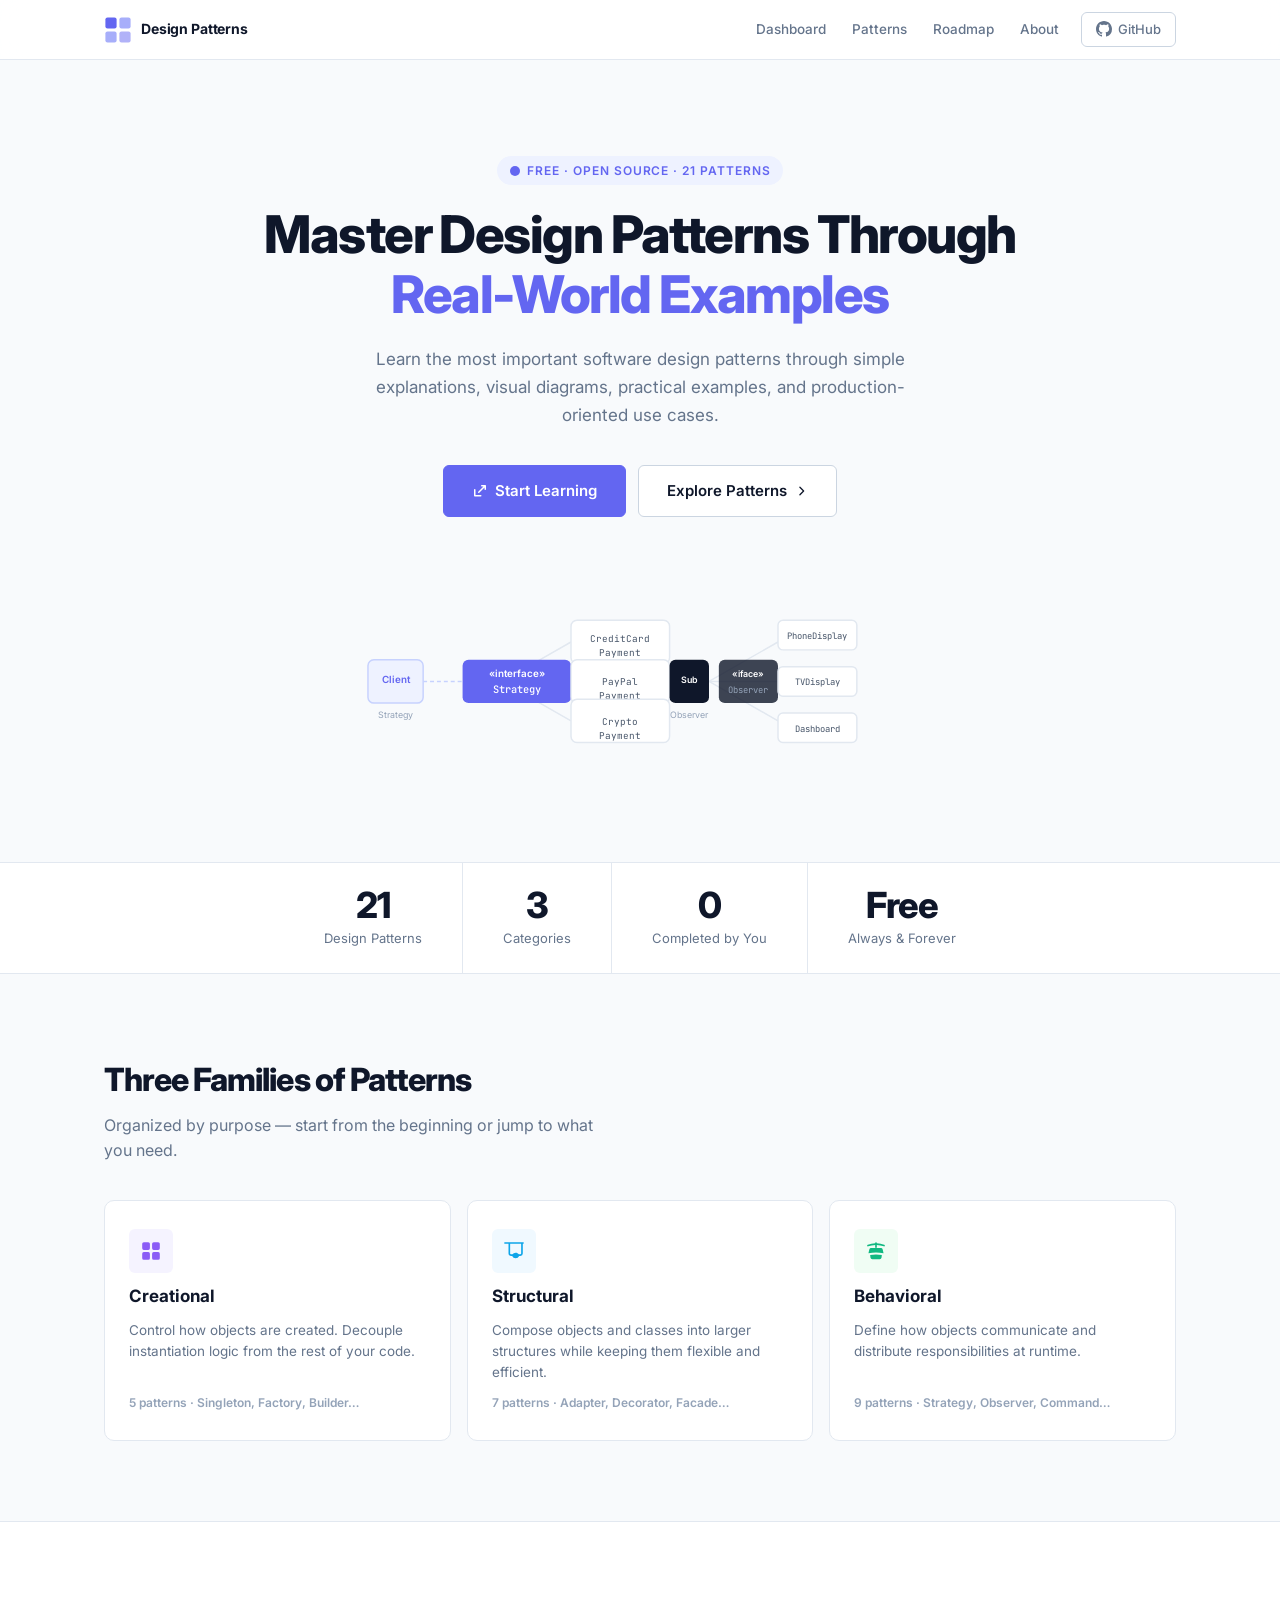
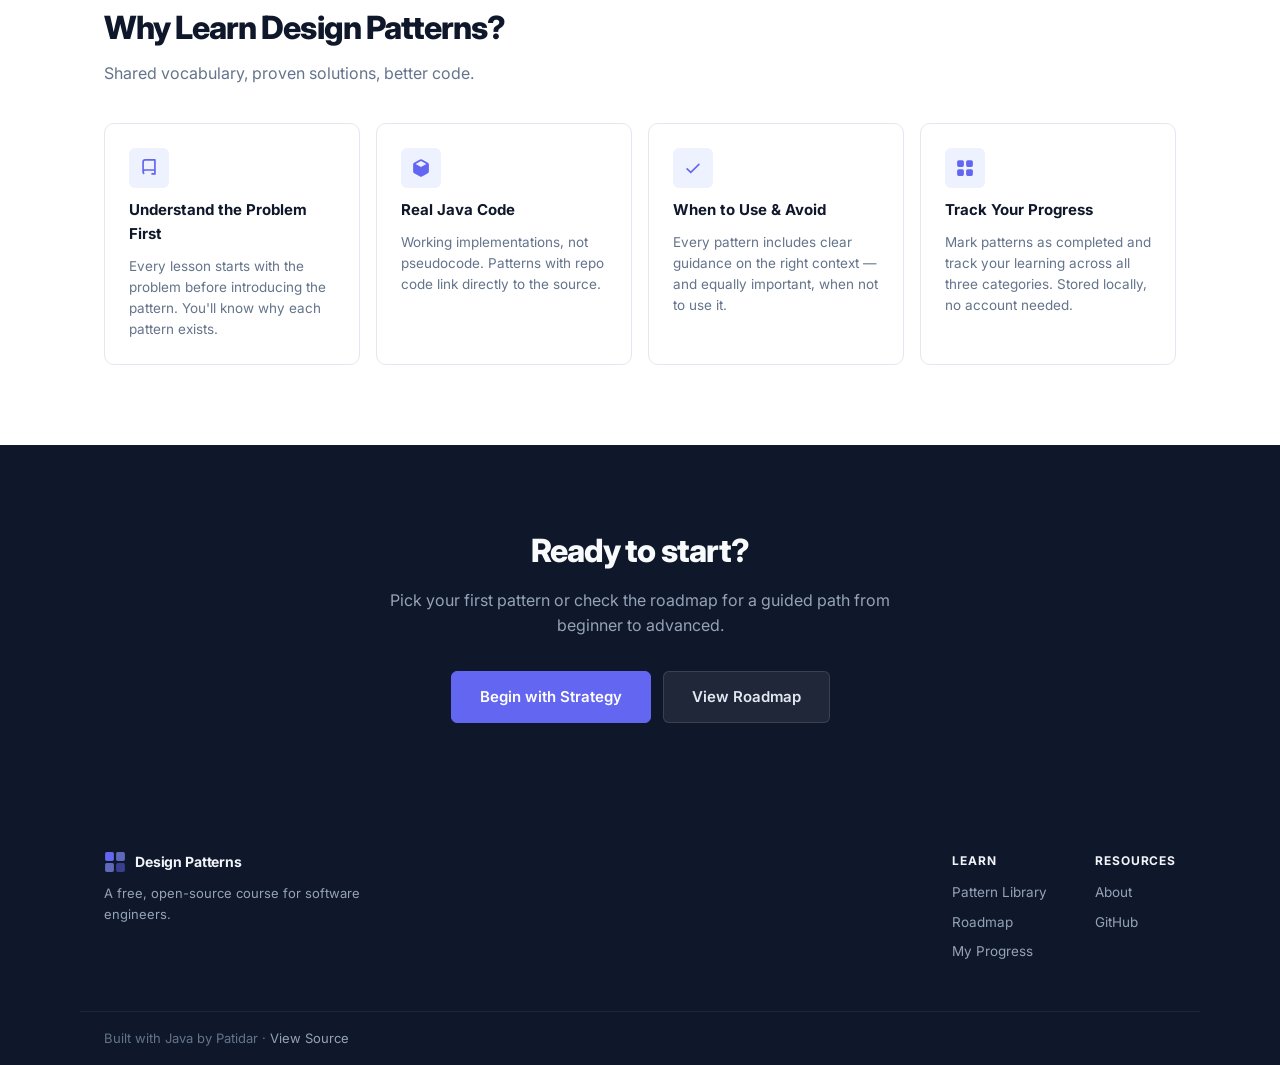
<file: index.html>
<!DOCTYPE html>
<html lang="en">
<head>
  <meta charset="UTF-8">
  <meta name="viewport" content="width=device-width, initial-scale=1.0">
  <title>Design Patterns — From Fundamentals to Production</title>
  <meta name="description" content="Learn the most important software design patterns through simple explanations, visual diagrams, practical examples, and production-oriented use cases.">
  <link rel="preconnect" href="https://fonts.googleapis.com">
  <link rel="preconnect" href="https://fonts.gstatic.com" crossorigin>
  <link href="https://fonts.googleapis.com/css2?family=Inter:wght@400;500;600;700;800&family=JetBrains+Mono:wght@400;500&display=swap" rel="stylesheet">
  <link rel="stylesheet" href="style.css">
</head>
<body>

<div id="nav-placeholder"></div>

<!-- ── HERO ─────────────────────────────────────────────────────────────── -->
<section class="hero">
  <div class="container">
    <div class="hero-eyebrow">
      <svg width="12" height="12" viewBox="0 0 12 12" fill="currentColor" aria-hidden="true">
        <circle cx="6" cy="6" r="5"/>
      </svg>
      Free · Open Source · 21 Patterns
    </div>

    <h1>Master Design Patterns Through <em>Real-World Examples</em></h1>

    <p class="hero-sub">
      Learn the most important software design patterns through simple explanations,
      visual diagrams, practical examples, and production-oriented use cases.
    </p>

    <div class="hero-actions">
      <a href="dashboard.html" class="btn btn-primary btn-lg">
        <svg width="16" height="16" viewBox="0 0 16 16" fill="currentColor" aria-hidden="true">
          <path d="M6.22 8.72a.75.75 0 0 0 1.06 1.06l5.22-5.22v1.69a.75.75 0 0 0 1.5 0v-3.5a.75.75 0 0 0-.75-.75h-3.5a.75.75 0 0 0 0 1.5h1.69L6.22 8.72Z"/>
          <path d="M3.5 6.75a.75.75 0 0 0-1.5 0v6c0 .414.336.75.75.75h6a.75.75 0 0 0 0-1.5H3.5v-5.25Z"/>
        </svg>
        Start Learning
      </a>
      <a href="patterns.html" class="btn btn-secondary btn-lg">
        Explore Patterns
        <svg width="14" height="14" viewBox="0 0 16 16" fill="currentColor" aria-hidden="true">
          <path d="M6.22 3.22a.75.75 0 0 1 1.06 0l4.25 4.25a.75.75 0 0 1 0 1.06l-4.25 4.25a.75.75 0 0 1-1.06-1.06L9.94 8 6.22 4.28a.75.75 0 0 1 0-1.06Z"/>
        </svg>
      </a>
    </div>

    <!-- hero visual: abstract pattern diagram -->
    <div class="hero-visual">
      <svg viewBox="0 0 560 220" fill="none" xmlns="http://www.w3.org/2000/svg" role="img" aria-label="Pattern diagram showing object relationships">
        <!-- lines first (behind boxes) -->
        <line x1="140" y1="110" x2="210" y2="70"  stroke="#e2e8f0" stroke-width="1.5"/>
        <line x1="140" y1="110" x2="210" y2="110" stroke="#e2e8f0" stroke-width="1.5"/>
        <line x1="140" y1="110" x2="210" y2="150" stroke="#e2e8f0" stroke-width="1.5"/>
        <line x1="350" y1="110" x2="420" y2="70"  stroke="#e2e8f0" stroke-width="1.5"/>
        <line x1="350" y1="110" x2="420" y2="110" stroke="#e2e8f0" stroke-width="1.5"/>
        <line x1="350" y1="110" x2="420" y2="150" stroke="#e2e8f0" stroke-width="1.5"/>
        <line x1="60"  y1="110" x2="100" y2="110" stroke="#c7d2fe" stroke-width="1.5" stroke-dasharray="4,3"/>
        <line x1="270" y1="110" x2="310" y2="110" stroke="#c7d2fe" stroke-width="1.5" stroke-dasharray="4,3"/>

        <!-- Client box -->
        <rect x="4" y="88" width="56" height="44" rx="6" fill="#eef2ff" stroke="#c7d2fe" stroke-width="1.5"/>
        <text x="32" y="112" text-anchor="middle" font-family="Inter,sans-serif" font-size="10" font-weight="600" fill="#6366f1">Client</text>

        <!-- Interface box -->
        <rect x="100" y="88" width="110" height="44" rx="6" fill="#6366f1"/>
        <text x="155" y="106" text-anchor="middle" font-family="Inter,sans-serif" font-size="10" font-weight="600" fill="white">«interface»</text>
        <text x="155" y="122" text-anchor="middle" font-family="JetBrains Mono,monospace" font-size="10.5" font-weight="500" fill="white">Strategy</text>

        <!-- Concrete A -->
        <rect x="210" y="48" width="100" height="44" rx="6" fill="white" stroke="#e2e8f0" stroke-width="1.5"/>
        <text x="260" y="70" text-anchor="middle" font-family="JetBrains Mono,monospace" font-size="9.5" fill="#475569">CreditCard</text>
        <text x="260" y="84" text-anchor="middle" font-family="JetBrains Mono,monospace" font-size="9.5" fill="#475569">Payment</text>
        <!-- Concrete B -->
        <rect x="210" y="88" width="100" height="44" rx="6" fill="white" stroke="#e2e8f0" stroke-width="1.5"/>
        <text x="260" y="114" text-anchor="middle" font-family="JetBrains Mono,monospace" font-size="9.5" fill="#475569">PayPal</text>
        <text x="260" y="128" text-anchor="middle" font-family="JetBrains Mono,monospace" font-size="9.5" fill="#475569">Payment</text>
        <!-- Concrete C -->
        <rect x="210" y="128" width="100" height="44" rx="6" fill="white" stroke="#e2e8f0" stroke-width="1.5"/>
        <text x="260" y="154" text-anchor="middle" font-family="JetBrains Mono,monospace" font-size="9.5" fill="#475569">Crypto</text>
        <text x="260" y="168" text-anchor="middle" font-family="JetBrains Mono,monospace" font-size="9.5" fill="#475569">Payment</text>

        <!-- Subject box -->
        <rect x="310" y="88" width="40" height="44" rx="6" fill="#0f172a"/>
        <text x="330" y="112" text-anchor="middle" font-family="Inter,sans-serif" font-size="9" font-weight="600" fill="white" transform="rotate(-0 330 112)">Sub</text>

        <!-- Observer interface -->
        <rect x="360" y="88" width="60" height="44" rx="6" fill="#0f172a" opacity=".8"/>
        <text x="390" y="106" text-anchor="middle" font-family="Inter,sans-serif" font-size="9" font-weight="600" fill="white">«iface»</text>
        <text x="390" y="122" text-anchor="middle" font-family="JetBrains Mono,monospace" font-size="9" fill="#94a3b8">Observer</text>

        <!-- Observer instances -->
        <rect x="420" y="48"  width="80" height="30" rx="5" fill="white" stroke="#e2e8f0" stroke-width="1.5"/>
        <text x="460" y="67" text-anchor="middle" font-family="JetBrains Mono,monospace" font-size="9" fill="#475569">PhoneDisplay</text>
        <rect x="420" y="95"  width="80" height="30" rx="5" fill="white" stroke="#e2e8f0" stroke-width="1.5"/>
        <text x="460" y="114" text-anchor="middle" font-family="JetBrains Mono,monospace" font-size="9" fill="#475569">TVDisplay</text>
        <rect x="420" y="142" width="80" height="30" rx="5" fill="white" stroke="#e2e8f0" stroke-width="1.5"/>
        <text x="460" y="161" text-anchor="middle" font-family="JetBrains Mono,monospace" font-size="9" fill="#475569">Dashboard</text>

        <!-- labels -->
        <text x="32"  y="147" text-anchor="middle" font-family="Inter,sans-serif" font-size="9" fill="#94a3b8">Strategy</text>
        <text x="330" y="147" text-anchor="middle" font-family="Inter,sans-serif" font-size="9" fill="#94a3b8">Observer</text>
      </svg>
    </div>
  </div>
</section>

<!-- ── STATS BAR ─────────────────────────────────────────────────────────── -->
<section style="background:var(--surface); border-top:1px solid var(--border); border-bottom:1px solid var(--border);">
  <div class="container">
    <div class="stats-bar">
      <div class="stat-item">
        <span class="stat-num">21</span>
        <span class="stat-label">Design Patterns</span>
      </div>
      <div class="stat-item">
        <span class="stat-num">3</span>
        <span class="stat-label">Categories</span>
      </div>
      <div class="stat-item">
        <span class="stat-num" id="stat-progress">0</span>
        <span class="stat-label">Completed by You</span>
      </div>
      <div class="stat-item">
        <span class="stat-num">Free</span>
        <span class="stat-label">Always & Forever</span>
      </div>
    </div>
  </div>
</section>

<!-- ── CATEGORIES ─────────────────────────────────────────────────────────── -->
<section class="section">
  <div class="container">
    <div class="section-head">
      <h2 class="section-title">Three Families of Patterns</h2>
      <p class="section-sub">Organized by purpose — start from the beginning or jump to what you need.</p>
    </div>
    <div class="cat-cards">
      <a href="patterns.html?cat=creational" class="card card-hover cat-card">
        <div class="cat-card-icon" style="background:#f5f3ff;color:#8b5cf6;">
          <svg width="22" height="22" viewBox="0 0 20 20" fill="currentColor" aria-hidden="true">
            <path d="M3.5 2A1.5 1.5 0 0 0 2 3.5v4A1.5 1.5 0 0 0 3.5 9h4A1.5 1.5 0 0 0 9 7.5v-4A1.5 1.5 0 0 0 7.5 2h-4ZM11 3.5A1.5 1.5 0 0 1 12.5 2h4A1.5 1.5 0 0 1 18 3.5v4A1.5 1.5 0 0 1 16.5 9h-4A1.5 1.5 0 0 1 11 7.5v-4ZM2 12.5A1.5 1.5 0 0 1 3.5 11h4A1.5 1.5 0 0 1 9 12.5v4A1.5 1.5 0 0 1 7.5 18h-4A1.5 1.5 0 0 1 2 16.5v-4ZM12.5 11A1.5 1.5 0 0 0 11 12.5v4A1.5 1.5 0 0 0 12.5 18h4a1.5 1.5 0 0 0 1.5-1.5v-4a1.5 1.5 0 0 0-1.5-1.5h-4Z"/>
          </svg>
        </div>
        <h3>Creational</h3>
        <p>Control how objects are created. Decouple instantiation logic from the rest of your code.</p>
        <span class="cat-card-count">5 patterns · Singleton, Factory, Builder…</span>
      </a>

      <a href="patterns.html?cat=structural" class="card card-hover cat-card">
        <div class="cat-card-icon" style="background:#f0f9ff;color:#0ea5e9;">
          <svg width="22" height="22" viewBox="0 0 20 20" fill="currentColor" aria-hidden="true">
            <path fill-rule="evenodd" d="M1 2.75A.75.75 0 0 1 1.75 2h16.5a.75.75 0 0 1 0 1.5H18v8.75A2.25 2.25 0 0 1 15.75 14.5h-1.071a3.502 3.502 0 0 1-3.179 2 3.502 3.502 0 0 1-3.179-2H7.25A2.25 2.25 0 0 1 5 12.25V3.5H1.75A.75.75 0 0 1 1 2.75ZM6.5 3.5v8.75c0 .414.336.75.75.75h1.32a3.516 3.516 0 0 1 2.93-1.5c1.195 0 2.246.598 2.93 1.5h1.32a.75.75 0 0 0 .75-.75V3.5h-10Z" clip-rule="evenodd"/>
          </svg>
        </div>
        <h3>Structural</h3>
        <p>Compose objects and classes into larger structures while keeping them flexible and efficient.</p>
        <span class="cat-card-count">7 patterns · Adapter, Decorator, Facade…</span>
      </a>

      <a href="patterns.html?cat=behavioral" class="card card-hover cat-card">
        <div class="cat-card-icon" style="background:#f0fdf4;color:#10b981;">
          <svg width="22" height="22" viewBox="0 0 20 20" fill="currentColor" aria-hidden="true">
            <path d="M10 2a.75.75 0 0 1 .75.75v.258a33.186 33.186 0 0 1 6.668 1.318.75.75 0 1 1-.336 1.46 31.641 31.641 0 0 0-6.332-1.25V6.5a.75.75 0 0 1-1.5 0V4.535a31.641 31.641 0 0 0-6.332 1.25.75.75 0 1 1-.336-1.46 33.186 33.186 0 0 1 6.668-1.318V2.75A.75.75 0 0 1 10 2Z"/>
            <path fill-rule="evenodd" d="M3.919 8.615a1.75 1.75 0 0 1 1.703-1.342h8.756a1.75 1.75 0 0 1 1.703 1.342l.786 3.537a31.053 31.053 0 0 0-6.867-.773 31.053 31.053 0 0 0-6.867.773l.786-3.537Zm.791 5.11a29.491 29.491 0 0 1 10.58 0l-.224 2.24a1.75 1.75 0 0 1-1.74 1.535H6.674a1.75 1.75 0 0 1-1.74-1.535l-.224-2.24Z" clip-rule="evenodd"/>
          </svg>
        </div>
        <h3>Behavioral</h3>
        <p>Define how objects communicate and distribute responsibilities at runtime.</p>
        <span class="cat-card-count">9 patterns · Strategy, Observer, Command…</span>
      </a>
    </div>
  </div>
</section>

<!-- ── WHY THIS COURSE ─────────────────────────────────────────────────────── -->
<section class="section" style="background:var(--surface); border-top:1px solid var(--border);">
  <div class="container">
    <div class="section-head">
      <h2 class="section-title">Why Learn Design Patterns?</h2>
      <p class="section-sub">Shared vocabulary, proven solutions, better code.</p>
    </div>
    <div class="features-grid">
      <div class="card feature-tile">
        <div class="feature-icon">
          <svg width="18" height="18" viewBox="0 0 16 16" fill="currentColor" aria-hidden="true">
            <path d="M2 2.5A2.5 2.5 0 0 1 4.5 0h8.75a.75.75 0 0 1 .75.75v12.5a.75.75 0 0 1-.75.75h-2.5a.75.75 0 0 1 0-1.5h1.75v-2h-8a1 1 0 0 0-.714 1.7.75.75 0 1 1-1.072 1.05A2.495 2.495 0 0 1 2 11.5Zm10.5-1h-8a1 1 0 0 0-1 1v6.708A2.486 2.486 0 0 1 4.5 9h8V1.5Z"/>
          </svg>
        </div>
        <h3>Understand the Problem First</h3>
        <p>Every lesson starts with the problem before introducing the pattern. You'll know why each pattern exists.</p>
      </div>

      <div class="card feature-tile">
        <div class="feature-icon">
          <svg width="18" height="18" viewBox="0 0 16 16" fill="currentColor" aria-hidden="true">
            <path d="M8.878.392a1.75 1.75 0 0 0-1.756 0l-5.25 3.045A1.75 1.75 0 0 0 1 4.951v6.098c0 .624.332 1.2.872 1.514l5.25 3.045a1.75 1.75 0 0 0 1.756 0l5.25-3.045c.54-.313.872-.89.872-1.514V4.951c0-.624-.332-1.2-.872-1.514L8.878.392ZM7.875 1.69a.25.25 0 0 1 .25 0l4.63 2.685L8 7.133 3.245 4.375l4.63-2.685ZM2.5 5.677v5.372c0 .09.047.171.125.216l4.625 2.683V8.432Zm6.25 8.271 4.625-2.683a.25.25 0 0 0 .125-.216V5.677L8.75 8.432v5.516Z"/>
          </svg>
        </div>
        <h3>Real Java Code</h3>
        <p>Working implementations, not pseudocode. Patterns with repo code link directly to the source.</p>
      </div>

      <div class="card feature-tile">
        <div class="feature-icon">
          <svg width="18" height="18" viewBox="0 0 16 16" fill="currentColor" aria-hidden="true">
            <path d="M13.78 4.22a.75.75 0 0 1 0 1.06l-7.25 7.25a.75.75 0 0 1-1.06 0L2.22 9.28a.75.75 0 0 1 1.06-1.06L6 10.94l6.72-6.72a.75.75 0 0 1 1.06 0Z"/>
          </svg>
        </div>
        <h3>When to Use &amp; Avoid</h3>
        <p>Every pattern includes clear guidance on the right context — and equally important, when not to use it.</p>
      </div>

      <div class="card feature-tile">
        <div class="feature-icon">
          <svg width="18" height="18" viewBox="0 0 16 16" fill="currentColor" aria-hidden="true">
            <path d="M1 2.5A1.5 1.5 0 0 1 2.5 1h3A1.5 1.5 0 0 1 7 2.5v3A1.5 1.5 0 0 1 5.5 7h-3A1.5 1.5 0 0 1 1 5.5Zm8 0A1.5 1.5 0 0 1 10.5 1h3A1.5 1.5 0 0 1 15 2.5v3A1.5 1.5 0 0 1 13.5 7h-3A1.5 1.5 0 0 1 9 5.5Zm-8 8A1.5 1.5 0 0 1 2.5 9h3A1.5 1.5 0 0 1 7 10.5v3A1.5 1.5 0 0 1 5.5 15h-3A1.5 1.5 0 0 1 1 13.5Zm8 0A1.5 1.5 0 0 1 10.5 9h3a1.5 1.5 0 0 1 1.5 1.5v3a1.5 1.5 0 0 1-1.5 1.5h-3A1.5 1.5 0 0 1 9 13.5Z"/>
          </svg>
        </div>
        <h3>Track Your Progress</h3>
        <p>Mark patterns as completed and track your learning across all three categories. Stored locally, no account needed.</p>
      </div>
    </div>
  </div>
</section>

<!-- ── DARK CTA ─────────────────────────────────────────────────────────── -->
<section class="section dark-section">
  <div class="container text-center">
    <h2 class="section-title" style="color:#f8fafc;margin-bottom:12px;">Ready to start?</h2>
    <p class="section-sub" style="color:#94a3b8;margin:0 auto 32px;">
      Pick your first pattern or check the roadmap for a guided path from beginner to advanced.
    </p>
    <div class="hero-actions">
      <a href="pattern.html?id=strategy" class="btn btn-primary btn-lg">Begin with Strategy</a>
      <a href="roadmap.html" class="btn btn-lg" style="background:rgba(255,255,255,.07);color:#e2e8f0;border:1px solid rgba(255,255,255,.12);">
        View Roadmap
      </a>
    </div>
  </div>
</section>

<div id="footer-placeholder"></div>

<script src="js/data.js"></script>
<script src="js/app.js"></script>
<script src="js/nav.js"></script>
<script>
  injectNav('');
  injectFooter();
  document.getElementById('stat-progress').textContent = Progress.getCount();
</script>
</body>
</html>
</file>
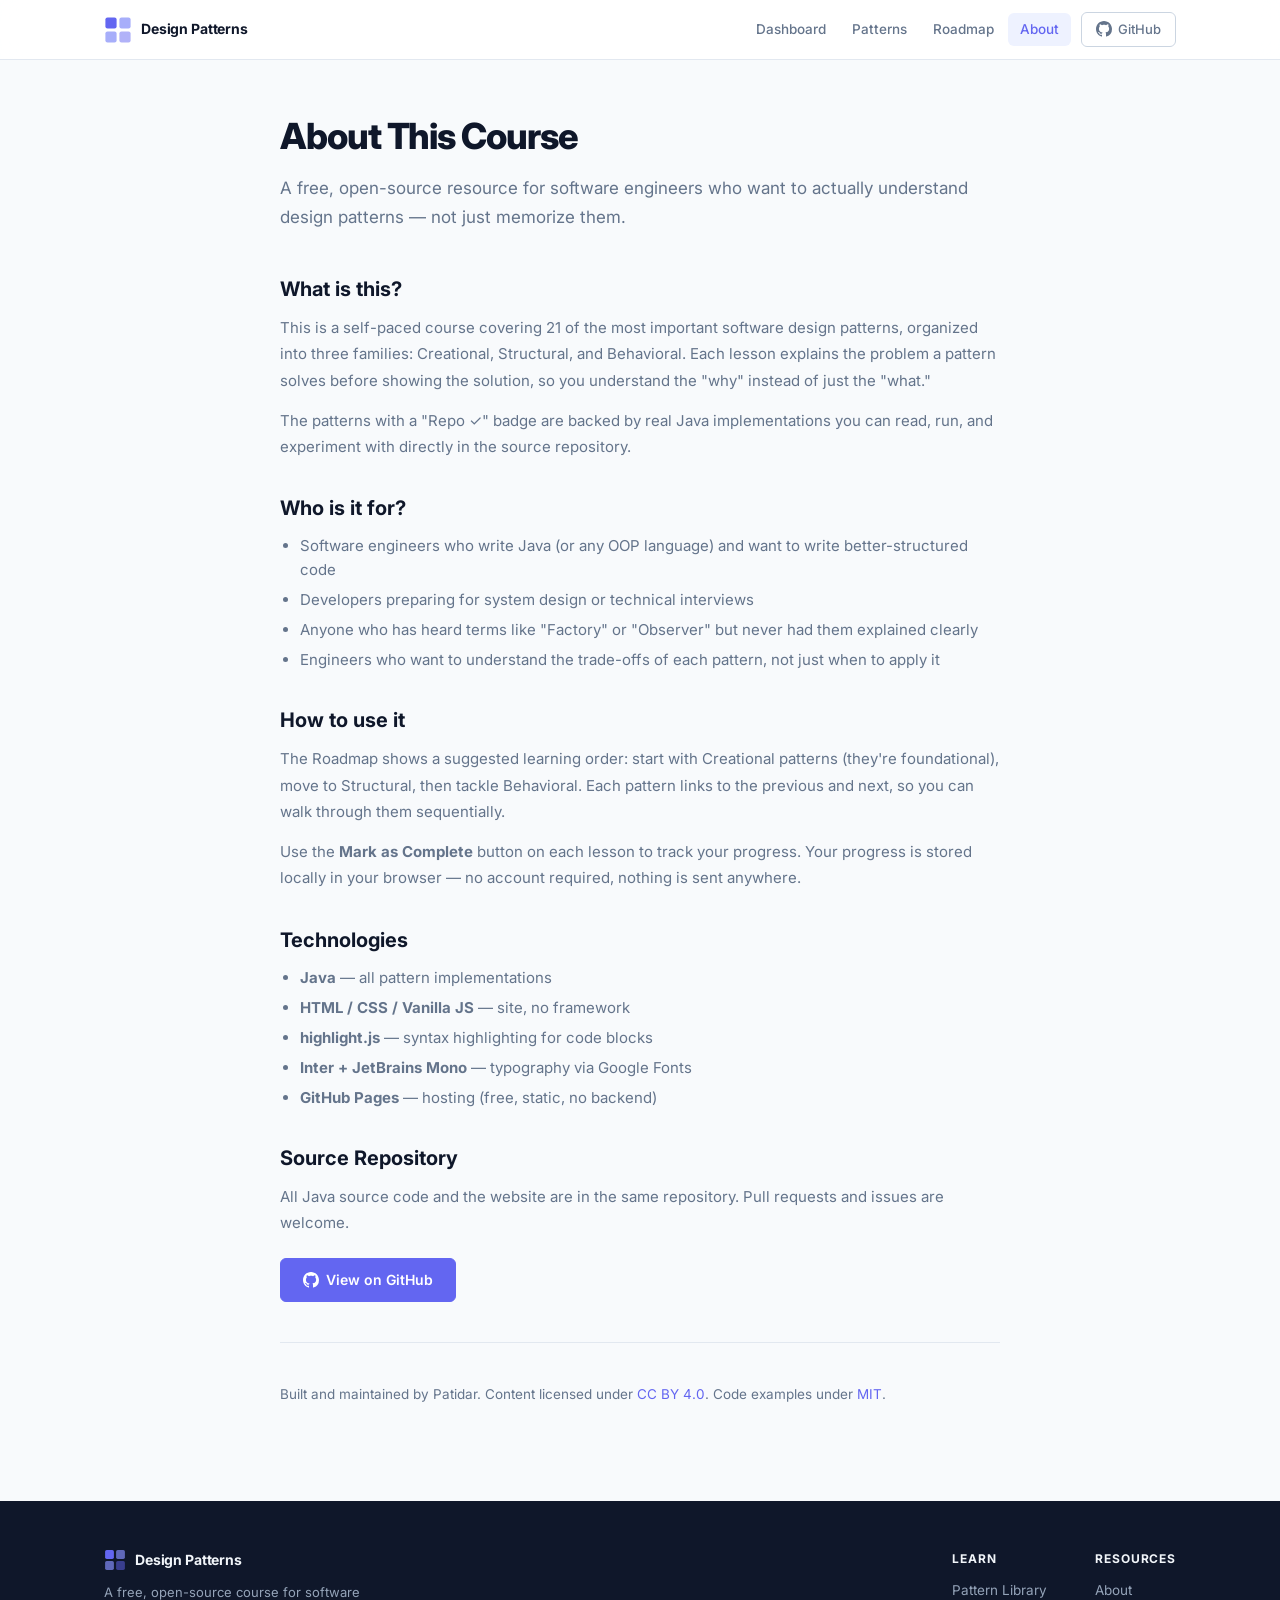
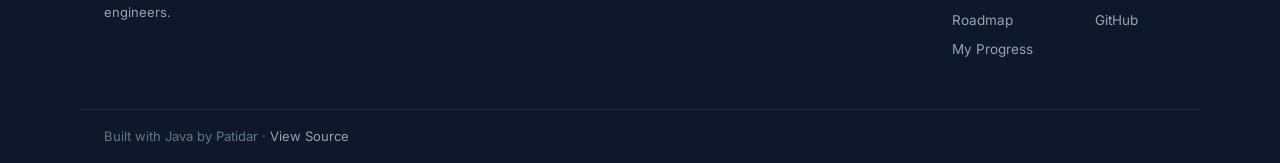
<file: about.html>
<!DOCTYPE html>
<html lang="en">
<head>
  <meta charset="UTF-8">
  <meta name="viewport" content="width=device-width, initial-scale=1.0">
  <title>About — Design Patterns</title>
  <meta name="description" content="About this design patterns course — what it is, who it's for, and how to use it.">
  <link rel="preconnect" href="https://fonts.googleapis.com">
  <link rel="preconnect" href="https://fonts.gstatic.com" crossorigin>
  <link href="https://fonts.googleapis.com/css2?family=Inter:wght@400;500;600;700;800&family=JetBrains+Mono:wght@400;500&display=swap" rel="stylesheet">
  <link rel="stylesheet" href="style.css">
</head>
<body>

<div id="nav-placeholder"></div>

<div class="container">
  <article class="about-layout">

    <h1>About This Course</h1>
    <p class="lead">A free, open-source resource for software engineers who want to actually understand design patterns — not just memorize them.</p>

    <h2>What is this?</h2>
    <p>
      This is a self-paced course covering 21 of the most important software design patterns, organized into
      three families: Creational, Structural, and Behavioral. Each lesson explains the problem a pattern solves
      before showing the solution, so you understand the "why" instead of just the "what."
    </p>
    <p>
      The patterns with a "Repo ✓" badge are backed by real Java implementations you can read, run, and
      experiment with directly in the source repository.
    </p>

    <h2>Who is it for?</h2>
    <ul>
      <li>Software engineers who write Java (or any OOP language) and want to write better-structured code</li>
      <li>Developers preparing for system design or technical interviews</li>
      <li>Anyone who has heard terms like "Factory" or "Observer" but never had them explained clearly</li>
      <li>Engineers who want to understand the trade-offs of each pattern, not just when to apply it</li>
    </ul>

    <h2>How to use it</h2>
    <p>
      The <a href="roadmap.html">Roadmap</a> shows a suggested learning order: start with Creational patterns
      (they're foundational), move to Structural, then tackle Behavioral. Each pattern links to the previous
      and next, so you can walk through them sequentially.
    </p>
    <p>
      Use the <strong>Mark as Complete</strong> button on each lesson to track your progress. Your progress is
      stored locally in your browser — no account required, nothing is sent anywhere.
    </p>

    <h2>Technologies</h2>
    <ul>
      <li><strong>Java</strong> — all pattern implementations</li>
      <li><strong>HTML / CSS / Vanilla JS</strong> — site, no framework</li>
      <li><strong>highlight.js</strong> — syntax highlighting for code blocks</li>
      <li><strong>Inter + JetBrains Mono</strong> — typography via Google Fonts</li>
      <li><strong>GitHub Pages</strong> — hosting (free, static, no backend)</li>
    </ul>

    <h2>Source Repository</h2>
    <p>
      All Java source code and the website are in the same repository. Pull requests and issues are welcome.
    </p>
    <a href="https://github.com/sprintooo/designPattern" target="_blank" rel="noopener"
       class="btn btn-primary mt-8">
      <svg width="16" height="16" viewBox="0 0 16 16" fill="currentColor" aria-hidden="true">
        <path d="M8 0C3.58 0 0 3.58 0 8c0 3.54 2.29 6.53 5.47 7.59.4.07.55-.17.55-.38 0-.19-.01-.82-.01-1.49-2.01.37-2.53-.49-2.69-.94-.09-.23-.48-.94-.82-1.13-.28-.15-.68-.52-.01-.53.63-.01 1.08.58 1.23.82.72 1.21 1.87.87 2.33.66.07-.52.28-.87.51-1.07-1.78-.2-3.64-.89-3.64-3.95 0-.87.31-1.59.82-2.15-.08-.2-.36-1.02.08-2.12 0 0 .67-.21 2.2.82.64-.18 1.32-.27 2-.27.68 0 1.36.09 2 .27 1.53-1.04 2.2-.82 2.2-.82.44 1.1.16 1.92.08 2.12.51.56.82 1.27.82 2.15 0 3.07-1.87 3.75-3.65 3.95.29.25.54.73.54 1.48 0 1.07-.01 1.93-.01 2.2 0 .21.15.46.55.38A8.013 8.013 0 0 0 16 8c0-4.42-3.58-8-8-8z"/>
      </svg>
      View on GitHub
    </a>

    <hr class="divider">

    <p style="font-size:13.5px;color:var(--text-muted);">
      Built and maintained by Patidar. Content licensed under
      <a href="https://creativecommons.org/licenses/by/4.0/" target="_blank" rel="noopener" style="color:var(--accent);">CC BY 4.0</a>.
      Code examples under <a href="https://opensource.org/licenses/MIT" target="_blank" rel="noopener" style="color:var(--accent);">MIT</a>.
    </p>

  </article>
</div>

<div id="footer-placeholder"></div>

<script src="js/data.js"></script>
<script src="js/app.js"></script>
<script src="js/nav.js"></script>
<script>
  injectNav('about');
  injectFooter();
</script>
</body>
</html>
</file>
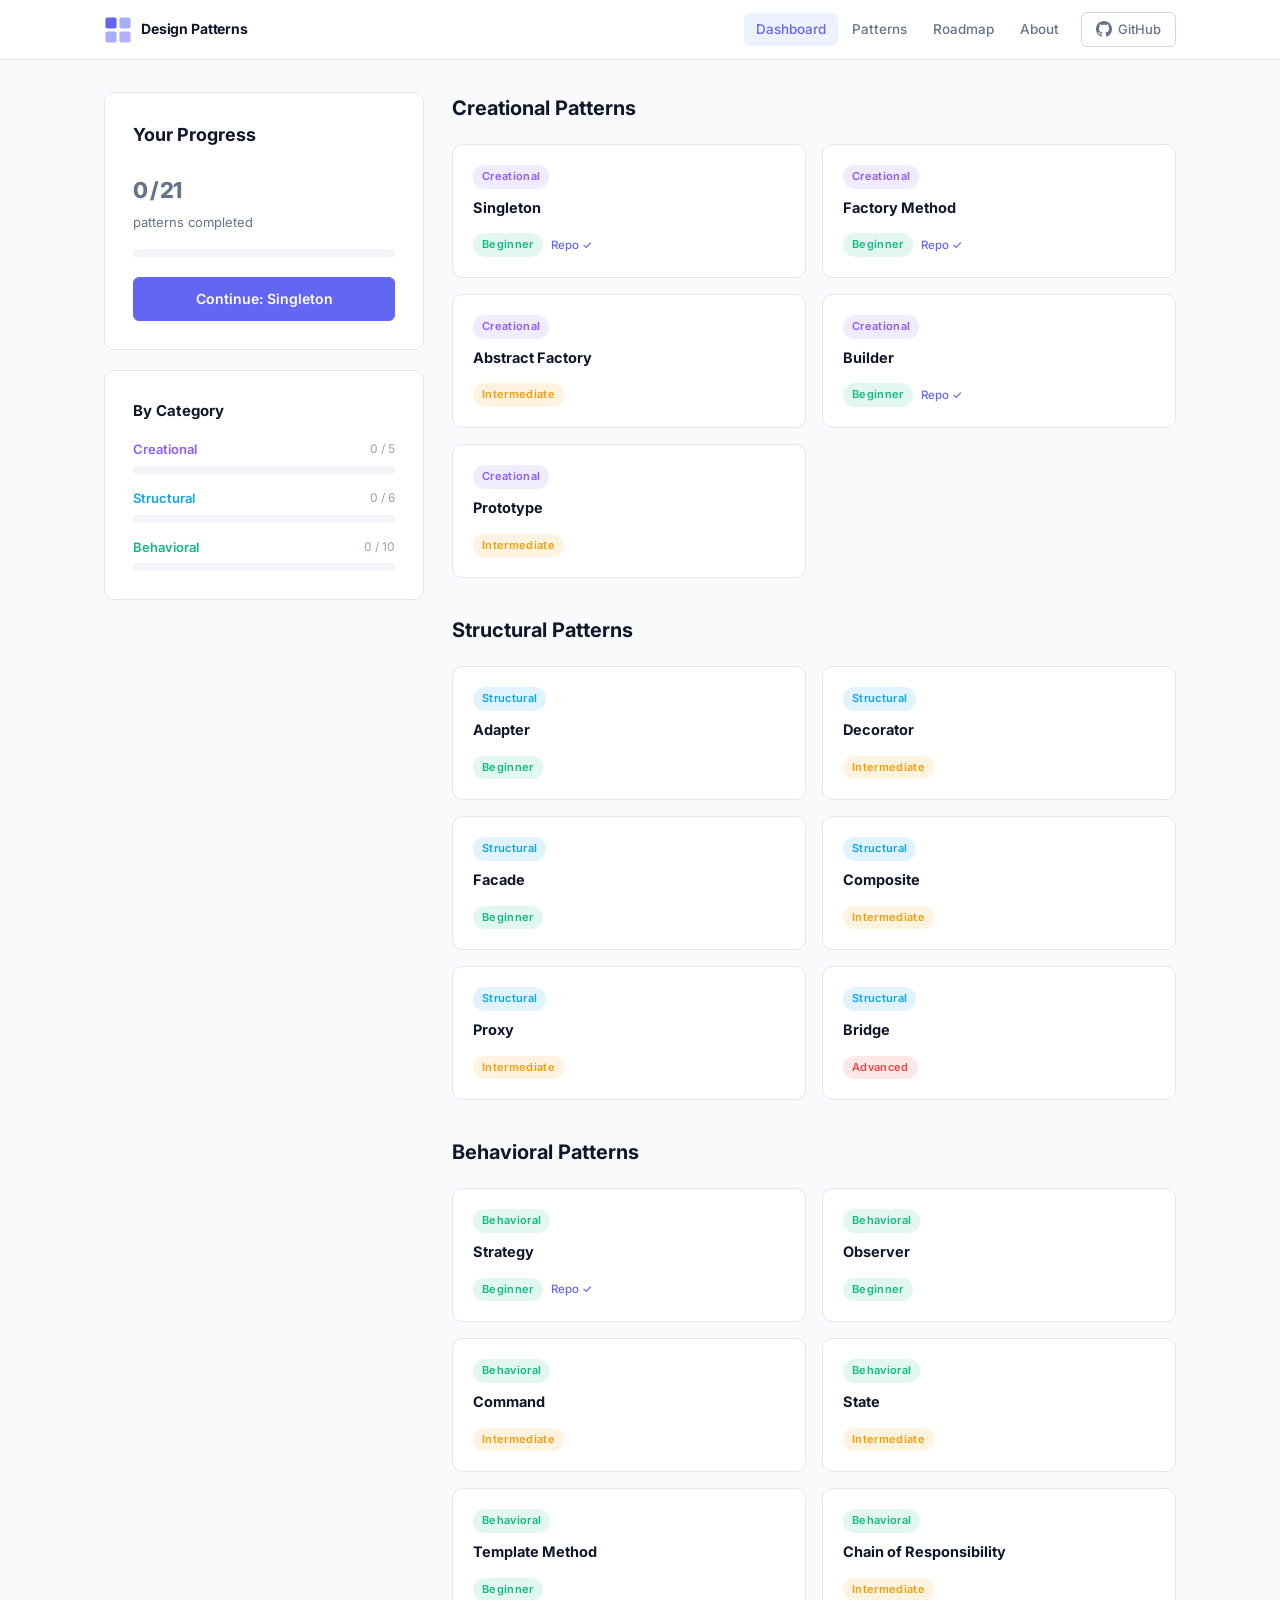
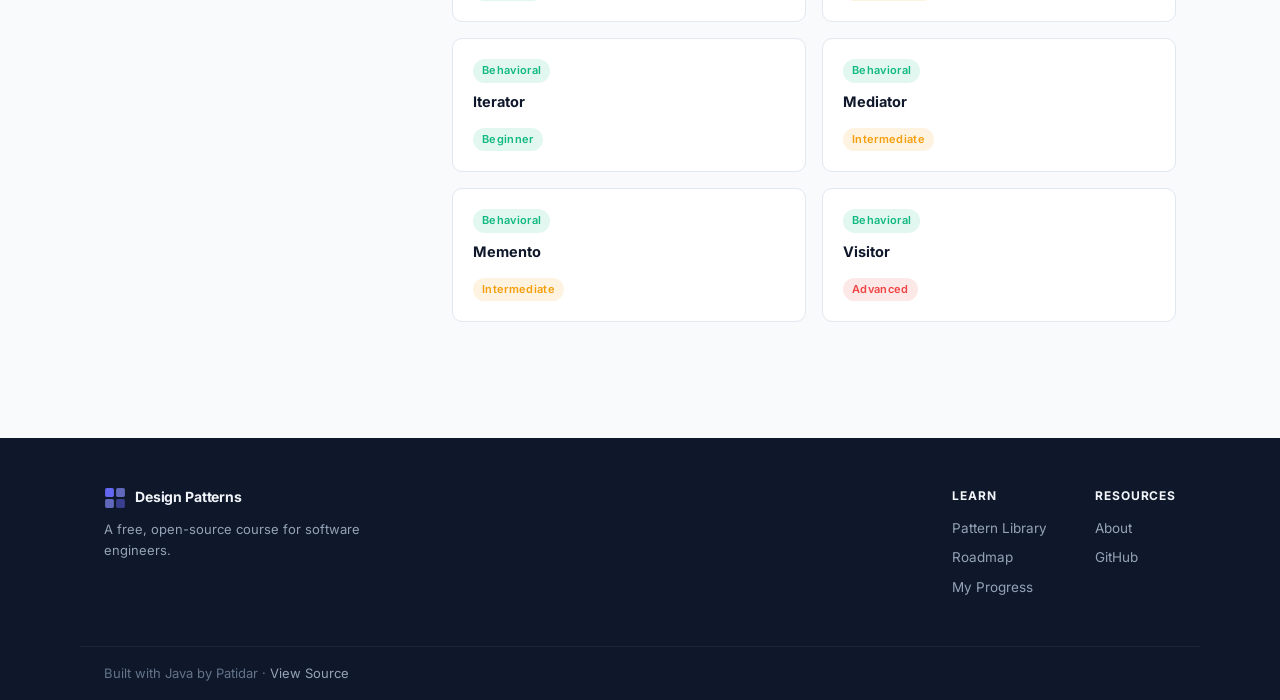
<file: dashboard.html>
<!DOCTYPE html>
<html lang="en">
<head>
  <meta charset="UTF-8">
  <meta name="viewport" content="width=device-width, initial-scale=1.0">
  <title>Dashboard — Design Patterns</title>
  <meta name="description" content="Track your progress across all 21 design patterns.">
  <link rel="preconnect" href="https://fonts.googleapis.com">
  <link rel="preconnect" href="https://fonts.gstatic.com" crossorigin>
  <link href="https://fonts.googleapis.com/css2?family=Inter:wght@400;500;600;700;800&family=JetBrains+Mono:wght@400;500&display=swap" rel="stylesheet">
  <link rel="stylesheet" href="style.css">
</head>
<body>

<div id="nav-placeholder"></div>

<div class="container">
  <div class="dashboard-grid">

    <!-- Progress sidebar -->
    <aside>
      <div class="card progress-card" style="margin-bottom:20px;">
        <h2>Your Progress</h2>
        <div class="progress-fraction">
          <span id="done-count">0</span><span> / 21</span>
        </div>
        <p class="progress-label">patterns completed</p>
        <div class="progress-bar-wrap" role="progressbar" aria-valuemin="0" aria-valuemax="21" id="progress-bar-wrap">
          <div class="progress-bar-fill" id="progress-bar" style="width:0%"></div>
        </div>
        <div class="continue-btn-wrap">
          <a href="#" id="continue-btn" class="btn btn-primary" style="width:100%;justify-content:center;">
            Continue Learning
          </a>
        </div>
      </div>

      <div class="card progress-card">
        <h2 style="font-size:15px;margin-bottom:16px;">By Category</h2>
        <div class="category-progress" id="cat-progress"></div>
      </div>
    </aside>

    <!-- Pattern lists -->
    <div>
      <div class="dashboard-section">
        <h2 class="patterns-section" style="font-size:20px;font-weight:700;margin-bottom:20px;">
          Creational Patterns
        </h2>
        <div class="pattern-grid" id="grid-creational"></div>
      </div>

      <div class="dashboard-section">
        <h2 style="font-size:20px;font-weight:700;margin-bottom:20px;">
          Structural Patterns
        </h2>
        <div class="pattern-grid" id="grid-structural"></div>
      </div>

      <div class="dashboard-section">
        <h2 style="font-size:20px;font-weight:700;margin-bottom:20px;">
          Behavioral Patterns
        </h2>
        <div class="pattern-grid" id="grid-behavioral"></div>
      </div>
    </div>

  </div>
</div>

<div id="footer-placeholder"></div>

<script src="js/data.js"></script>
<script src="js/app.js"></script>
<script src="js/nav.js"></script>
<script src="js/dashboard.js"></script>
</body>
</html>
</file>
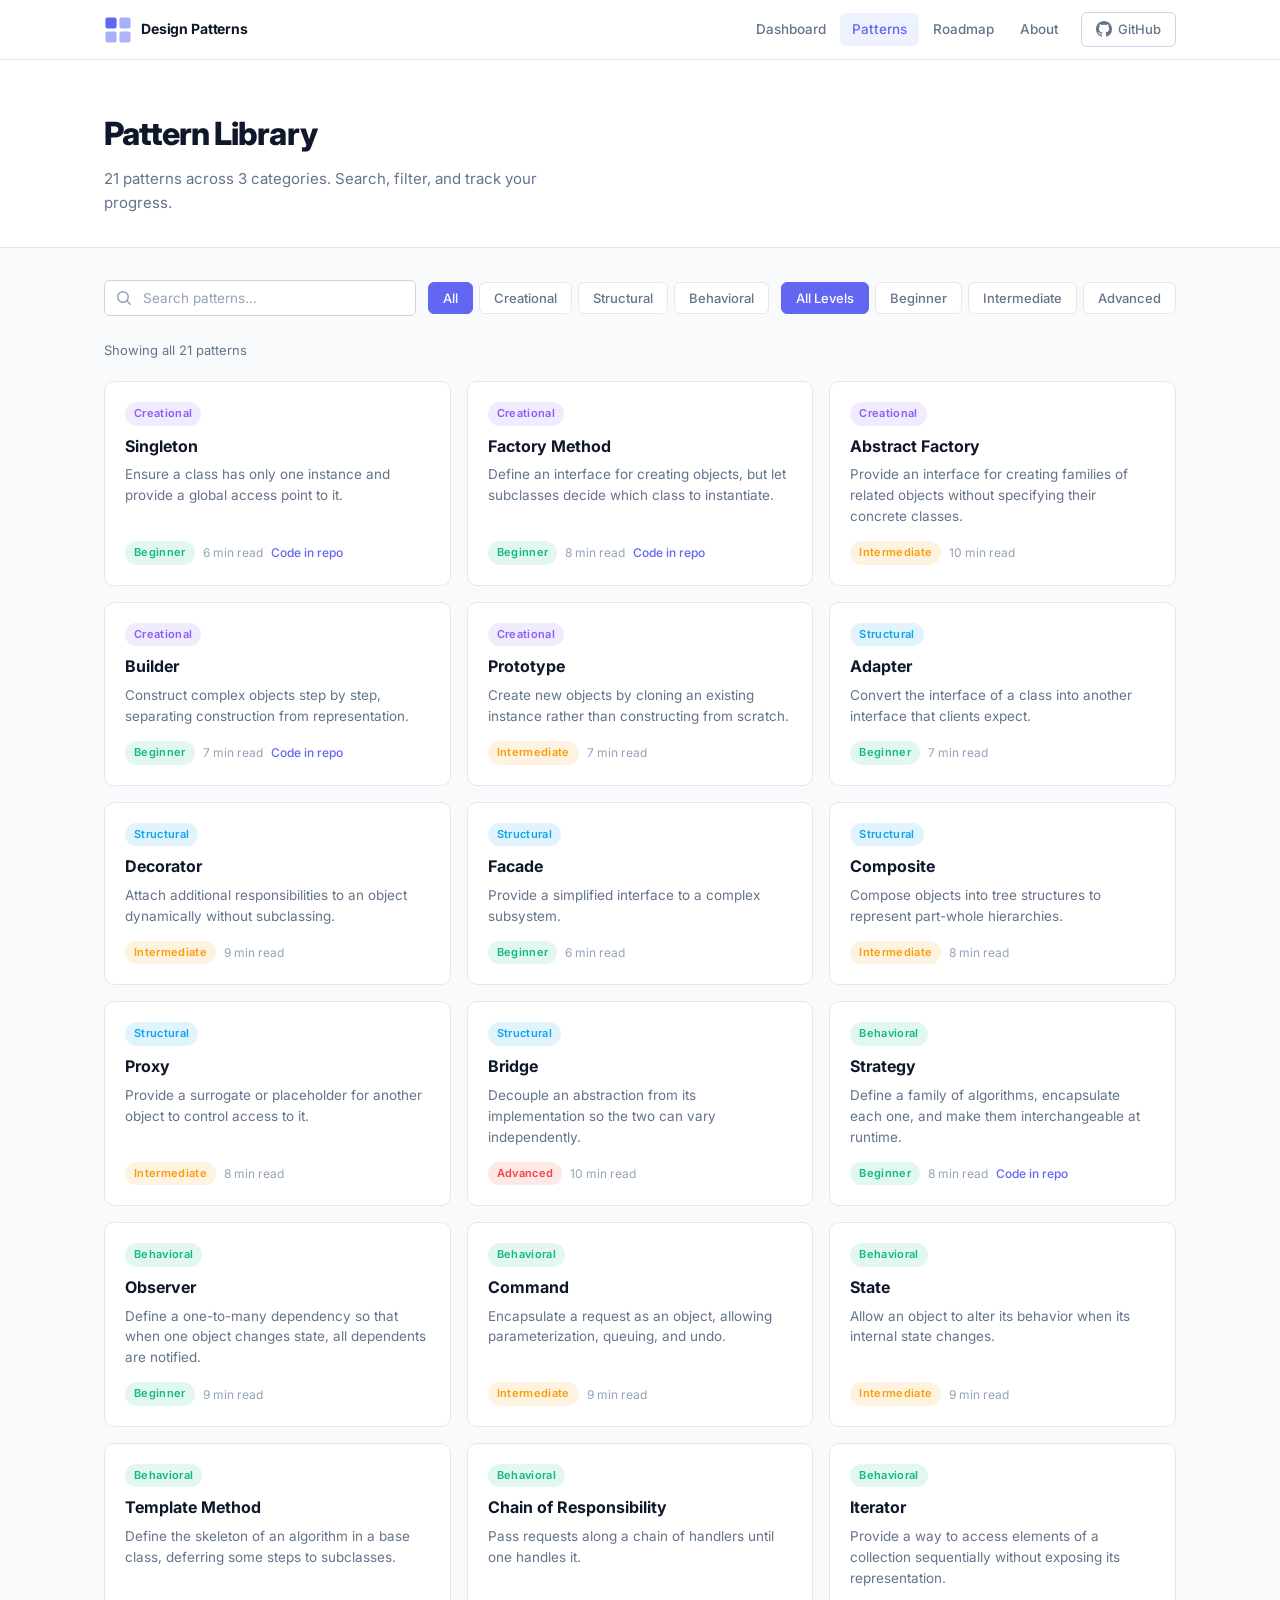
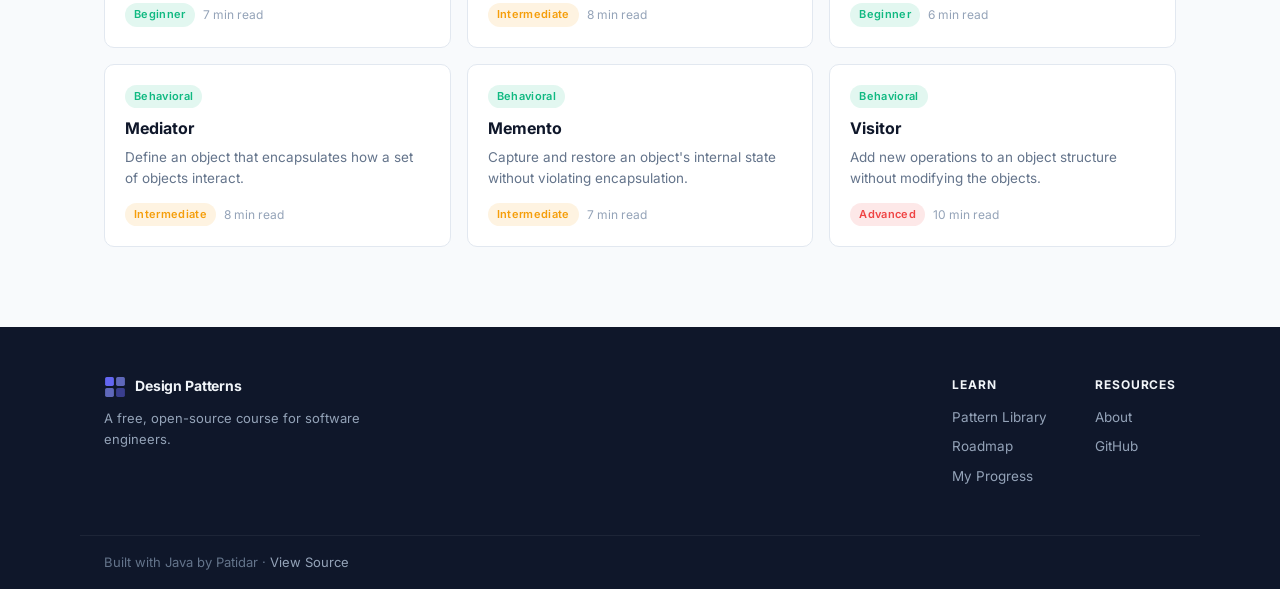
<file: patterns.html>
<!DOCTYPE html>
<html lang="en">
<head>
  <meta charset="UTF-8">
  <meta name="viewport" content="width=device-width, initial-scale=1.0">
  <title>Pattern Library — Design Patterns</title>
  <meta name="description" content="Browse all 21 software design patterns. Filter by category, difficulty, or search by name.">
  <link rel="preconnect" href="https://fonts.googleapis.com">
  <link rel="preconnect" href="https://fonts.gstatic.com" crossorigin>
  <link href="https://fonts.googleapis.com/css2?family=Inter:wght@400;500;600;700;800&family=JetBrains+Mono:wght@400;500&display=swap" rel="stylesheet">
  <link rel="stylesheet" href="style.css">
</head>
<body>

<div id="nav-placeholder"></div>

<div class="page-header" style="background:var(--surface);">
  <div class="container">
    <h1>Pattern Library</h1>
    <p>21 patterns across 3 categories. Search, filter, and track your progress.</p>
  </div>
</div>

<div class="container" style="padding-top:32px;padding-bottom:80px;">

  <!-- Search + Filters -->
  <div class="search-row">
    <div class="search-box">
      <svg width="16" height="16" viewBox="0 0 16 16" fill="currentColor" aria-hidden="true">
        <path d="M10.68 11.74a6 6 0 0 1-7.922-8.982 6 6 0 0 1 8.982 7.922l3.04 3.04a.749.749 0 0 1-.326 1.275.749.749 0 0 1-.734-.215ZM11.5 7a4.499 4.499 0 1 0-8.997 0A4.499 4.499 0 0 0 11.5 7Z"/>
      </svg>
      <input type="search" id="search" placeholder="Search patterns…" aria-label="Search patterns">
    </div>

    <div class="filter-tabs" role="group" aria-label="Filter by category">
      <button class="filter-tab active" data-filter="cat" data-value="all">All</button>
      <button class="filter-tab" data-filter="cat" data-value="creational">Creational</button>
      <button class="filter-tab" data-filter="cat" data-value="structural">Structural</button>
      <button class="filter-tab" data-filter="cat" data-value="behavioral">Behavioral</button>
    </div>

    <div class="filter-tabs" role="group" aria-label="Filter by difficulty">
      <button class="filter-tab active" data-filter="diff" data-value="all">All Levels</button>
      <button class="filter-tab" data-filter="diff" data-value="beginner">Beginner</button>
      <button class="filter-tab" data-filter="diff" data-value="intermediate">Intermediate</button>
      <button class="filter-tab" data-filter="diff" data-value="advanced">Advanced</button>
    </div>
  </div>

  <!-- Count row -->
  <p id="count-row" style="font-size:13px;color:var(--text-muted);margin-bottom:20px;" aria-live="polite"></p>

  <!-- Grid -->
  <div class="pattern-grid" id="pattern-grid"></div>

  <div id="empty-state" class="empty-state" hidden>
    <h3>No patterns match your filters</h3>
    <p>Try clearing your search or changing the category filter.</p>
    <button class="btn btn-secondary mt-16" id="clear-btn">Clear filters</button>
  </div>

</div>

<div id="footer-placeholder"></div>

<script src="js/data.js"></script>
<script src="js/app.js"></script>
<script src="js/nav.js"></script>
<script>
  injectNav('patterns');
  injectFooter();

  // read URL params for initial filter
  const urlParams = new URLSearchParams(window.location.search);
  let catFilter  = urlParams.get('cat')  || 'all';
  let diffFilter = 'all';
  let searchQuery = '';

  const grid       = document.getElementById('pattern-grid');
  const emptyState = document.getElementById('empty-state');
  const countRow   = document.getElementById('count-row');
  const searchEl   = document.getElementById('search');

  function buildCard(p) {
    const done = Progress.isDone(p.id);
    const c = CATEGORIES[p.category];
    const d = DIFFICULTIES[p.difficulty];
    return `
      <a href="pattern.html?id=${p.id}" class="card card-hover pattern-card" aria-label="${p.name}${done ? ' (Completed)' : ''}">
        <div class="pattern-card-top">
          <span class="badge badge-cat" style="--cat-color:${c.color}">${c.label}</span>
          ${done ? '<span class="done-check" aria-label="Completed">✓ Done</span>' : ''}
        </div>
        <h3>${p.name}</h3>
        <p>${p.summary}</p>
        <div class="pattern-card-meta">
          <span class="badge badge-diff" style="--diff-color:${d.color}">${d.label}</span>
          <span style="font-size:12px;color:var(--text-dim);">${p.readingTime} min read</span>
          ${p.hasRepoCode ? '<span style="font-size:12px;color:var(--accent);font-weight:500;">Code in repo</span>' : ''}
        </div>
      </a>`;
  }

  function render() {
    const q = searchQuery.toLowerCase().trim();
    const filtered = PATTERN_ORDER.map(id => PATTERNS[id]).filter(p => {
      if (catFilter  !== 'all' && p.category   !== catFilter)  return false;
      if (diffFilter !== 'all' && p.difficulty !== diffFilter) return false;
      if (q) {
        const haystack = (p.name + ' ' + p.summary + ' ' + p.category).toLowerCase();
        if (!haystack.includes(q)) return false;
      }
      return true;
    });

    grid.innerHTML = filtered.map(buildCard).join('');
    const shown = filtered.length;
    const total = PATTERN_ORDER.length;
    countRow.textContent = shown === total
      ? `Showing all ${total} patterns`
      : `Showing ${shown} of ${total} patterns`;
    emptyState.hidden = shown > 0;
    grid.hidden = shown === 0;
  }

  // set active tab helper
  function setActive(group, value) {
    document.querySelectorAll(`[data-filter="${group}"]`).forEach(btn => {
      btn.classList.toggle('active', btn.dataset.value === value);
    });
  }

  // restore cat param
  if (catFilter !== 'all') setActive('cat', catFilter);

  document.querySelectorAll('.filter-tab').forEach(btn => {
    btn.addEventListener('click', () => {
      const { filter, value } = btn.dataset;
      if (filter === 'cat')  catFilter  = value;
      if (filter === 'diff') diffFilter = value;
      setActive(filter, value);
      render();
    });
  });

  searchEl.addEventListener('input', e => {
    searchQuery = e.target.value;
    render();
  });

  document.getElementById('clear-btn').addEventListener('click', () => {
    catFilter = diffFilter = 'all';
    searchQuery = '';
    searchEl.value = '';
    setActive('cat',  'all');
    setActive('diff', 'all');
    render();
  });

  document.addEventListener('progress-changed', render);

  render();
</script>
</body>
</html>
</file>
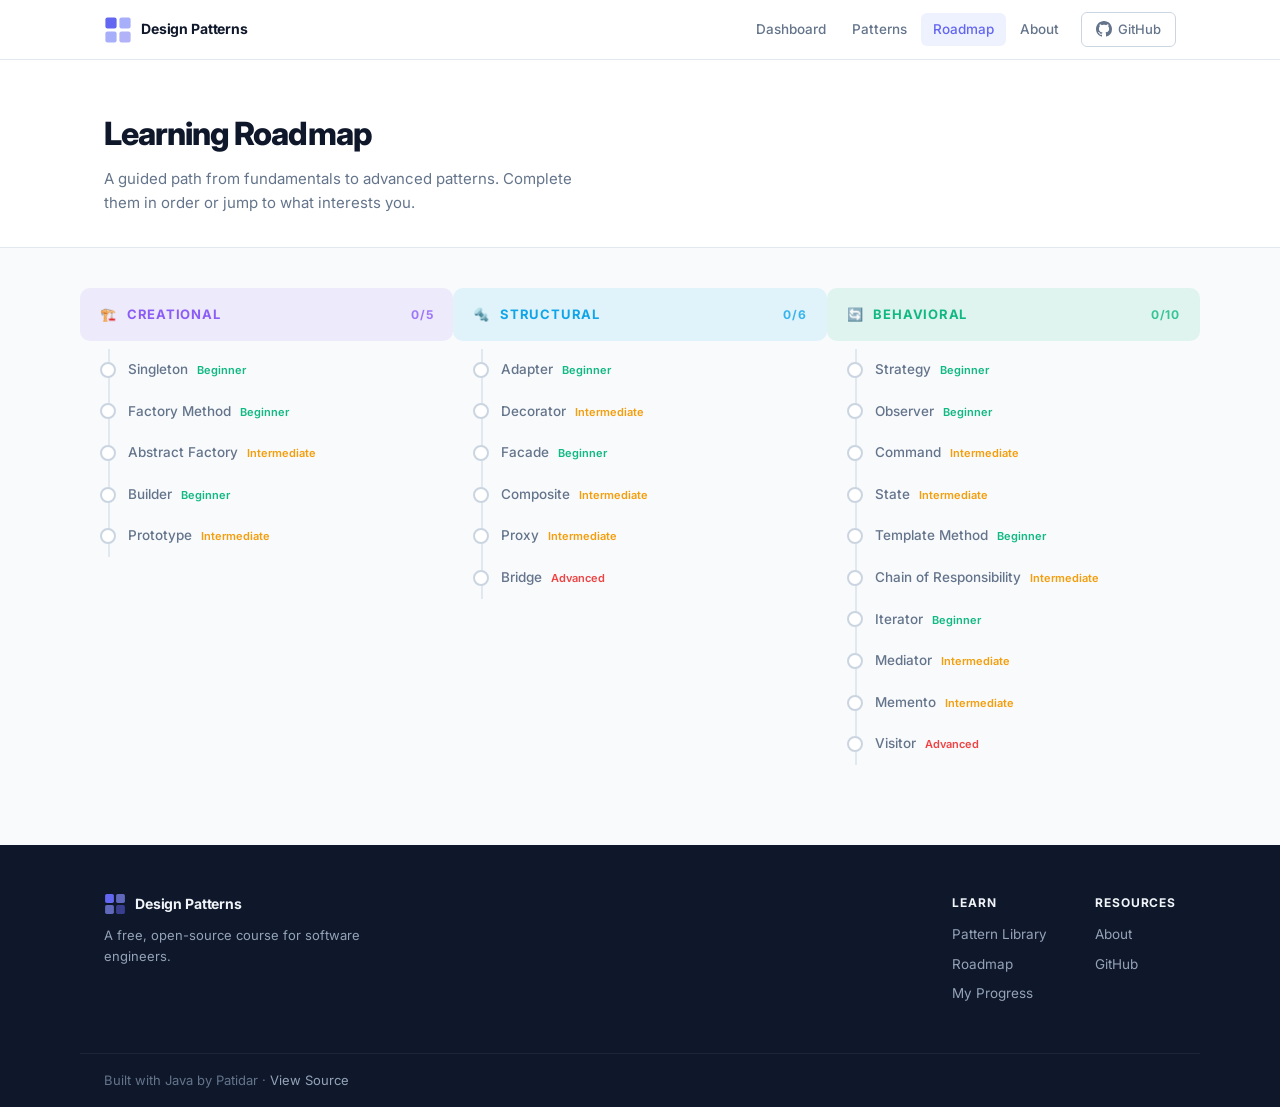
<file: roadmap.html>
<!DOCTYPE html>
<html lang="en">
<head>
  <meta charset="UTF-8">
  <meta name="viewport" content="width=device-width, initial-scale=1.0">
  <title>Learning Roadmap — Design Patterns</title>
  <meta name="description" content="A guided learning path through all 21 design patterns, from beginner to advanced.">
  <link rel="preconnect" href="https://fonts.googleapis.com">
  <link rel="preconnect" href="https://fonts.gstatic.com" crossorigin>
  <link href="https://fonts.googleapis.com/css2?family=Inter:wght@400;500;600;700;800&family=JetBrains+Mono:wght@400;500&display=swap" rel="stylesheet">
  <link rel="stylesheet" href="style.css">
</head>
<body>

<div id="nav-placeholder"></div>

<div class="page-header" style="background:var(--surface);">
  <div class="container">
    <h1>Learning Roadmap</h1>
    <p>A guided path from fundamentals to advanced patterns. Complete them in order or jump to what interests you.</p>
  </div>
</div>

<div class="roadmap-wrap container" id="roadmap-content"></div>

<div id="footer-placeholder"></div>

<script src="js/data.js"></script>
<script src="js/app.js"></script>
<script src="js/nav.js"></script>
<script src="js/roadmap.js"></script>
</body>
</html>
</file>
<file: style.css>
/* ── Tokens ──────────────────────────────────────────────────────── */
:root {
  --bg:          #f8fafc;
  --surface:     #ffffff;
  --surface2:    #f1f5f9;
  --border:      #e2e8f0;
  --border2:     #cbd5e1;

  --text:        #0f172a;
  --text-muted:  #64748b;
  --text-dim:    #94a3b8;

  --accent:      #6366f1;
  --accent-dark: #4f46e5;
  --accent-bg:   #eef2ff;
  --accent-mid:  rgba(99,102,241,.12);

  --navy:        #0f172a;
  --navy2:       #1e293b;

  --code-bg:     #1e1e2e;

  --radius-sm: 6px;
  --radius:    10px;
  --radius-lg: 16px;

  --shadow-sm: 0 1px 3px rgba(0,0,0,.06), 0 1px 2px rgba(0,0,0,.04);
  --shadow:    0 4px 12px rgba(0,0,0,.08), 0 1px 3px rgba(0,0,0,.04);
  --shadow-lg: 0 10px 40px rgba(0,0,0,.1), 0 2px 8px rgba(0,0,0,.06);

  --ff:  "Inter", ui-sans-serif, system-ui, -apple-system, sans-serif;
  --fm:  "JetBrains Mono", "Fira Code", ui-monospace, "SFMono-Regular", monospace;

  --max-w:      1120px;
  --nav-h:      60px;
  --transition: 150ms ease;
}

/* ── Reset ───────────────────────────────────────────────────────── */
*, *::before, *::after { box-sizing: border-box; margin: 0; padding: 0; }

html { scroll-behavior: smooth; }

body {
  font-family: var(--ff);
  font-size: 15px;
  line-height: 1.6;
  color: var(--text);
  background: var(--bg);
  -webkit-font-smoothing: antialiased;
  min-height: 100vh;
}

a { color: inherit; text-decoration: none; }
img, svg { display: block; }
button { font-family: inherit; cursor: pointer; }
ul, ol { list-style: none; }

/* ── Layout utilities ────────────────────────────────────────────── */
.container   { max-width: var(--max-w); margin: 0 auto; padding: 0 24px; }
.section     { padding: 80px 0; }
.section-sm  { padding: 48px 0; }

/* ═══════════════════════ NAVBAR ════════════════════════════════════ */

#navbar {
  position: sticky;
  top: 0;
  z-index: 100;
  background: rgba(255,255,255,.88);
  backdrop-filter: blur(12px);
  -webkit-backdrop-filter: blur(12px);
  border-bottom: 1px solid var(--border);
  height: var(--nav-h);
}

.nav-inner {
  max-width: var(--max-w);
  margin: 0 auto;
  padding: 0 24px;
  height: 100%;
  display: flex;
  align-items: center;
  gap: 8px;
}

.nav-logo {
  display: flex;
  align-items: center;
  gap: 9px;
  font-size: 14px;
  font-weight: 700;
  color: var(--text);
  letter-spacing: -.01em;
  text-decoration: none;
  flex-shrink: 0;
  margin-right: 8px;
}

.nav-links {
  display: flex;
  align-items: center;
  gap: 2px;
  margin-left: auto;
}

.nav-link {
  font-size: 13.5px;
  font-weight: 500;
  color: var(--text-muted);
  padding: 6px 12px;
  border-radius: var(--radius-sm);
  transition: color var(--transition), background var(--transition);
  text-decoration: none;
  white-space: nowrap;
}
.nav-link:hover { color: var(--text); background: var(--surface2); }
.nav-link.active { color: var(--accent); background: var(--accent-bg); }

.nav-github {
  display: flex;
  align-items: center;
  gap: 6px;
  margin-left: 8px;
  padding: 6px 14px;
  border: 1px solid var(--border2);
  border-radius: var(--radius-sm);
  color: var(--text-muted);
  font-size: 13px;
  transition: all var(--transition);
}
.nav-github:hover { color: var(--text); border-color: var(--accent); background: var(--accent-bg); }

.nav-toggle {
  display: none;
  background: none;
  border: none;
  color: var(--text-muted);
  padding: 6px;
  border-radius: var(--radius-sm);
  margin-left: auto;
  transition: color var(--transition);
}
.nav-toggle:hover { color: var(--text); }

@media (max-width: 720px) {
  .nav-toggle { display: flex; }
  .nav-links {
    display: none;
    position: absolute;
    top: var(--nav-h);
    left: 0; right: 0;
    flex-direction: column;
    align-items: stretch;
    gap: 0;
    background: var(--surface);
    border-bottom: 1px solid var(--border);
    padding: 8px 16px 16px;
    box-shadow: var(--shadow);
  }
  .nav-links.open { display: flex; }
  .nav-link { padding: 10px 12px; border-radius: var(--radius-sm); }
  .nav-github { margin-left: 0; margin-top: 4px; justify-content: center; }
  .nav-logo-text { display: none; }
}

/* ═══════════════════════ HERO ══════════════════════════════════════ */

.hero {
  padding: 96px 0 72px;
  text-align: center;
}

.hero-eyebrow {
  display: inline-flex;
  align-items: center;
  gap: 6px;
  font-size: 12px;
  font-weight: 600;
  letter-spacing: .08em;
  text-transform: uppercase;
  color: var(--accent);
  background: var(--accent-bg);
  padding: 5px 12px;
  border-radius: 99px;
  margin-bottom: 20px;
}

.hero h1 {
  font-size: clamp(2rem, 5vw, 3.25rem);
  font-weight: 800;
  line-height: 1.15;
  letter-spacing: -.03em;
  color: var(--text);
  max-width: 760px;
  margin: 0 auto 20px;
}

.hero h1 em { font-style: normal; color: var(--accent); }

.hero-sub {
  font-size: 17px;
  color: var(--text-muted);
  max-width: 560px;
  margin: 0 auto 36px;
  line-height: 1.65;
}

.hero-actions {
  display: flex;
  align-items: center;
  justify-content: center;
  flex-wrap: wrap;
  gap: 12px;
}

.hero-visual {
  max-width: 600px;
  margin: 56px auto 0;
  padding: 0 24px;
}

/* ═══════════════════════ BUTTONS ═══════════════════════════════════ */

.btn {
  display: inline-flex;
  align-items: center;
  gap: 7px;
  font-size: 14px;
  font-weight: 600;
  padding: 10px 22px;
  border-radius: var(--radius-sm);
  border: 1px solid transparent;
  text-decoration: none;
  transition: all var(--transition);
  white-space: nowrap;
  cursor: pointer;
}

.btn-primary {
  background: var(--accent);
  color: #fff;
  border-color: var(--accent);
}
.btn-primary:hover { background: var(--accent-dark); border-color: var(--accent-dark); transform: translateY(-1px); box-shadow: 0 4px 14px rgba(99,102,241,.35); }

.btn-secondary {
  background: var(--surface);
  color: var(--text);
  border-color: var(--border2);
}
.btn-secondary:hover { border-color: var(--accent); color: var(--accent); background: var(--accent-bg); }

.btn-ghost {
  background: none;
  color: var(--text-muted);
  border-color: transparent;
}
.btn-ghost:hover { color: var(--text); background: var(--surface2); }

.btn-sm { font-size: 13px; padding: 7px 16px; }
.btn-lg { font-size: 15px; padding: 13px 28px; }

/* ═══════════════════════ BADGES ════════════════════════════════════ */

.badge {
  display: inline-flex;
  align-items: center;
  font-size: 11px;
  font-weight: 600;
  padding: 3px 9px;
  border-radius: 99px;
  letter-spacing: .03em;
}

.badge-cat {
  color: var(--cat-color, var(--accent));
  background: color-mix(in srgb, var(--cat-color, var(--accent)) 12%, transparent);
}

.badge-diff {
  color: var(--diff-color, var(--text-muted));
  background: color-mix(in srgb, var(--diff-color, var(--text-muted)) 12%, transparent);
}

.badge-done {
  color: #16a34a;
  background: #dcfce7;
}

/* ═══════════════════════ CARDS ═════════════════════════════════════ */

.card {
  background: var(--surface);
  border: 1px solid var(--border);
  border-radius: var(--radius);
  transition: box-shadow var(--transition), border-color var(--transition), transform var(--transition);
}
.card:hover { box-shadow: var(--shadow); border-color: var(--border2); }
.card-hover:hover { transform: translateY(-2px); }

/* ═══════════════════════ PATTERN CARD ══════════════════════════════ */

.pattern-card {
  display: flex;
  flex-direction: column;
  padding: 20px;
  text-decoration: none;
  color: inherit;
}

.pattern-card-top {
  display: flex;
  align-items: flex-start;
  justify-content: space-between;
  margin-bottom: 10px;
  gap: 8px;
}

.pattern-card h3 {
  font-size: 16px;
  font-weight: 700;
  color: var(--text);
  line-height: 1.3;
  margin-bottom: 8px;
}

.pattern-card p {
  font-size: 13.5px;
  color: var(--text-muted);
  line-height: 1.55;
  flex: 1;
}

.pattern-card-meta {
  display: flex;
  align-items: center;
  gap: 8px;
  margin-top: 14px;
  flex-wrap: wrap;
}

.pattern-card .done-check {
  color: #16a34a;
  font-size: 13px;
  font-weight: 600;
  display: flex;
  align-items: center;
  gap: 4px;
  margin-left: auto;
}

/* ═══════════════════════ PATTERN GRID ══════════════════════════════ */

.pattern-grid {
  display: grid;
  grid-template-columns: repeat(auto-fill, minmax(300px, 1fr));
  gap: 16px;
}

/* ═══════════════════════ CODE BLOCK ════════════════════════════════ */

.code-block {
  background: var(--code-bg);
  border-radius: var(--radius);
  overflow: hidden;
  margin: 20px 0;
}

.code-header {
  display: flex;
  align-items: center;
  justify-content: space-between;
  padding: 10px 16px;
  border-bottom: 1px solid rgba(255,255,255,.07);
}

.code-lang {
  font-size: 11.5px;
  font-weight: 600;
  letter-spacing: .06em;
  color: #94a3b8;
  text-transform: uppercase;
}

.copy-btn {
  display: flex;
  align-items: center;
  gap: 5px;
  font-size: 12px;
  font-weight: 500;
  color: #94a3b8;
  background: rgba(255,255,255,.07);
  border: 1px solid rgba(255,255,255,.1);
  border-radius: 5px;
  padding: 4px 10px;
  transition: all var(--transition);
}
.copy-btn:hover { color: #e2e8f0; background: rgba(255,255,255,.12); }
.copy-btn.copied { color: #4ade80; border-color: rgba(74,222,128,.3); }

.code-pre {
  margin: 0;
  overflow-x: auto;
}
.code-pre code.hljs {
  padding: 20px 22px;
  font-family: var(--fm);
  font-size: 13px;
  line-height: 1.65;
  background: var(--code-bg) !important;
  display: block;
}
.code-pre::-webkit-scrollbar { height: 5px; }
.code-pre::-webkit-scrollbar-thumb { background: rgba(255,255,255,.12); border-radius: 3px; }

/* ═══════════════════════ STATS BAR ═════════════════════════════════ */

.stats-bar {
  display: flex;
  justify-content: center;
  gap: 0;
  flex-wrap: wrap;
}

.stat-item {
  display: flex;
  flex-direction: column;
  align-items: center;
  padding: 24px 40px;
  border-right: 1px solid var(--border);
}
.stat-item:last-child { border-right: none; }

.stat-num {
  font-size: 2.25rem;
  font-weight: 800;
  letter-spacing: -.03em;
  color: var(--text);
  line-height: 1;
}

.stat-label {
  font-size: 13px;
  color: var(--text-muted);
  margin-top: 5px;
}

@media (max-width: 600px) {
  .stat-item { padding: 16px 24px; border-right: none; border-bottom: 1px solid var(--border); }
  .stat-item:last-child { border-bottom: none; }
}

/* ═══════════════════════ PROGRESS BAR ══════════════════════════════ */

.progress-bar-wrap {
  background: var(--surface2);
  border-radius: 99px;
  height: 8px;
  overflow: hidden;
}

.progress-bar-fill {
  height: 100%;
  background: linear-gradient(90deg, var(--accent), #818cf8);
  border-radius: 99px;
  transition: width 0.6s cubic-bezier(0.4,0,0.2,1);
}

/* ═══════════════════════ SEARCH + FILTERS ══════════════════════════ */

.search-row {
  display: flex;
  align-items: center;
  gap: 12px;
  flex-wrap: wrap;
  margin-bottom: 24px;
}

.search-box {
  position: relative;
  flex: 1;
  min-width: 220px;
}

.search-box svg {
  position: absolute;
  left: 12px;
  top: 50%;
  transform: translateY(-50%);
  color: var(--text-dim);
}

.search-box input {
  width: 100%;
  padding: 9px 12px 9px 38px;
  border: 1px solid var(--border2);
  border-radius: var(--radius-sm);
  font-size: 13.5px;
  font-family: var(--ff);
  color: var(--text);
  background: var(--surface);
  outline: none;
  transition: border-color var(--transition), box-shadow var(--transition);
}
.search-box input:focus { border-color: var(--accent); box-shadow: 0 0 0 3px var(--accent-mid); }
.search-box input::placeholder { color: var(--text-dim); }

.filter-tabs {
  display: flex;
  gap: 6px;
  flex-wrap: wrap;
}

.filter-tab {
  font-size: 13px;
  font-weight: 500;
  color: var(--text-muted);
  background: var(--surface);
  border: 1px solid var(--border);
  border-radius: var(--radius-sm);
  padding: 7px 14px;
  cursor: pointer;
  transition: all var(--transition);
}
.filter-tab:hover { border-color: var(--accent); color: var(--accent); }
.filter-tab.active { background: var(--accent); color: #fff; border-color: var(--accent); }

/* ═══════════════════════ LESSON PAGE ═══════════════════════════════ */

.lesson-layout {
  display: grid;
  grid-template-columns: 220px 1fr;
  gap: 40px;
  align-items: start;
  padding-top: 32px;
  padding-bottom: 80px;
}

.lesson-sidebar {
  position: sticky;
  top: calc(var(--nav-h) + 24px);
}

.lesson-toc {
  font-size: 12.5px;
}

.lesson-toc-title {
  font-size: 11px;
  font-weight: 700;
  letter-spacing: .08em;
  text-transform: uppercase;
  color: var(--text-dim);
  margin-bottom: 10px;
}

.lesson-toc a {
  display: block;
  color: var(--text-muted);
  padding: 5px 10px;
  border-left: 2px solid var(--border);
  font-size: 12.5px;
  transition: color var(--transition), border-color var(--transition);
  text-decoration: none;
}
.lesson-toc a:hover { color: var(--text); border-color: var(--border2); }
.lesson-toc a.active { color: var(--accent); border-color: var(--accent); font-weight: 500; }

@media (max-width: 860px) {
  .lesson-layout { grid-template-columns: 1fr; }
  .lesson-sidebar { display: none; }
}

.lesson-header {
  margin-bottom: 32px;
}

.lesson-breadcrumb {
  display: flex;
  align-items: center;
  gap: 6px;
  font-size: 13px;
  color: var(--text-muted);
  margin-bottom: 16px;
}
.lesson-breadcrumb a { color: var(--accent); text-decoration: none; }
.lesson-breadcrumb a:hover { text-decoration: underline; }
.lesson-breadcrumb span { color: var(--text-dim); }

.lesson-meta {
  display: flex;
  align-items: center;
  gap: 10px;
  flex-wrap: wrap;
  margin: 12px 0 20px;
}

.lesson-title {
  font-size: clamp(1.75rem, 4vw, 2.5rem);
  font-weight: 800;
  letter-spacing: -.03em;
  line-height: 1.2;
  color: var(--text);
}

.lesson-intent {
  font-size: 16px;
  color: var(--text-muted);
  border-left: 3px solid var(--accent);
  padding: 12px 20px;
  background: var(--accent-bg);
  border-radius: 0 var(--radius-sm) var(--radius-sm) 0;
  margin: 24px 0;
  font-style: italic;
  line-height: 1.6;
}

.reading-time {
  font-size: 13px;
  color: var(--text-dim);
  display: flex;
  align-items: center;
  gap: 5px;
}

.lesson-section {
  margin-top: 40px;
}

.lesson-section-title {
  font-size: 19px;
  font-weight: 700;
  letter-spacing: -.02em;
  color: var(--text);
  margin-bottom: 14px;
  padding-top: 40px;
  border-top: 1px solid var(--border);
}
.lesson-section:first-of-type .lesson-section-title { border-top: none; }

.lesson-section p {
  font-size: 15px;
  color: var(--text-muted);
  line-height: 1.75;
  margin-bottom: 14px;
}

.diagram-box {
  background: var(--surface2);
  border: 1px solid var(--border);
  border-radius: var(--radius);
  padding: 24px 28px;
  font-family: var(--fm);
  font-size: 12.5px;
  line-height: 1.7;
  color: var(--text-muted);
  white-space: pre;
  overflow-x: auto;
  margin: 16px 0;
}

.checklist {
  display: flex;
  flex-direction: column;
  gap: 10px;
  margin: 14px 0;
}

.checklist-item {
  display: flex;
  align-items: flex-start;
  gap: 10px;
  font-size: 14.5px;
  color: var(--text-muted);
}

.checklist-item .check-icon {
  width: 20px;
  height: 20px;
  border-radius: 50%;
  display: flex;
  align-items: center;
  justify-content: center;
  flex-shrink: 0;
  margin-top: 1px;
  font-size: 11px;
  font-weight: 700;
}

.check-icon.yes { background: #dcfce7; color: #16a34a; }
.check-icon.no  { background: #fee2e2; color: #dc2626; }

.realworld-grid {
  display: grid;
  grid-template-columns: repeat(auto-fill, minmax(220px, 1fr));
  gap: 12px;
  margin: 14px 0;
}

.realworld-card {
  background: var(--surface2);
  border: 1px solid var(--border);
  border-radius: var(--radius-sm);
  padding: 14px 16px;
}

.realworld-card h4 {
  font-size: 13.5px;
  font-weight: 600;
  color: var(--text);
  margin-bottom: 5px;
}

.realworld-card p {
  font-size: 12.5px;
  color: var(--text-muted);
  line-height: 1.5;
  margin: 0;
}

.related-chips {
  display: flex;
  flex-wrap: wrap;
  gap: 8px;
  margin: 14px 0;
}

.related-chip {
  font-size: 13px;
  font-weight: 500;
  color: var(--accent);
  background: var(--accent-bg);
  border: 1px solid rgba(99,102,241,.2);
  padding: 6px 14px;
  border-radius: 99px;
  text-decoration: none;
  transition: all var(--transition);
}
.related-chip:hover { background: var(--accent); color: #fff; }

.takeaways {
  counter-reset: takeaway;
  display: flex;
  flex-direction: column;
  gap: 10px;
  margin: 14px 0;
}

.takeaway-item {
  display: flex;
  align-items: flex-start;
  gap: 12px;
  font-size: 14.5px;
  color: var(--text-muted);
}

.takeaway-item::before {
  counter-increment: takeaway;
  content: counter(takeaway);
  width: 24px;
  height: 24px;
  background: var(--accent);
  color: #fff;
  border-radius: 50%;
  font-size: 11px;
  font-weight: 700;
  display: flex;
  align-items: center;
  justify-content: center;
  flex-shrink: 0;
  margin-top: 1px;
}

.lesson-nav {
  display: flex;
  justify-content: space-between;
  gap: 16px;
  margin-top: 56px;
  padding-top: 32px;
  border-top: 1px solid var(--border);
  flex-wrap: wrap;
}

.lesson-nav-btn {
  display: flex;
  flex-direction: column;
  padding: 16px 20px;
  min-width: 180px;
  max-width: 280px;
  flex: 1;
}

.lesson-nav-btn.prev { align-items: flex-start; text-align: left; }
.lesson-nav-btn.next { align-items: flex-end;   text-align: right; }

.lesson-nav-label {
  font-size: 11px;
  font-weight: 700;
  letter-spacing: .06em;
  text-transform: uppercase;
  color: var(--text-dim);
  margin-bottom: 5px;
}
.lesson-nav-btn:hover .lesson-nav-label { color: var(--accent); }

.lesson-nav-title {
  font-size: 14px;
  font-weight: 600;
  color: var(--text);
}

/* complete button */
.complete-btn {
  display: flex;
  align-items: center;
  gap: 7px;
  font-size: 13.5px;
  font-weight: 600;
  padding: 8px 18px;
  border-radius: var(--radius-sm);
  border: 1px solid var(--border2);
  background: var(--surface);
  color: var(--text-muted);
  transition: all var(--transition);
}
.complete-btn:hover { border-color: #16a34a; color: #16a34a; background: #f0fdf4; }
.complete-btn.done { border-color: #16a34a; background: #f0fdf4; color: #16a34a; }

/* ═══════════════════════ DASHBOARD ════════════════════════════════ */

.dashboard-grid {
  display: grid;
  grid-template-columns: 320px 1fr;
  gap: 28px;
  padding-top: 32px;
  padding-bottom: 80px;
  align-items: start;
}

@media (max-width: 860px) { .dashboard-grid { grid-template-columns: 1fr; } }

.progress-card {
  padding: 28px;
}

.progress-card h2 {
  font-size: 18px;
  font-weight: 700;
  margin-bottom: 4px;
}

.progress-fraction {
  font-size: 42px;
  font-weight: 800;
  letter-spacing: -.04em;
  color: var(--text);
  line-height: 1;
  margin: 12px 0 8px;
}

.progress-fraction span { font-size: 22px; color: var(--text-muted); }

.progress-label { font-size: 13px; color: var(--text-muted); margin-bottom: 16px; }

.continue-btn-wrap { margin-top: 20px; }

.category-progress {
  display: flex;
  flex-direction: column;
  gap: 14px;
  margin-top: 16px;
}

.cat-progress-item {}
.cat-progress-top { display: flex; justify-content: space-between; margin-bottom: 6px; }
.cat-progress-name { font-size: 13px; font-weight: 600; }
.cat-progress-count { font-size: 12px; color: var(--text-dim); }

.patterns-section h2 {
  font-size: 20px;
  font-weight: 700;
  margin-bottom: 20px;
}

.dashboard-section { margin-bottom: 36px; }

/* ═══════════════════════ ROADMAP ══════════════════════════════════ */

.roadmap-wrap {
  padding: 40px 0 80px;
}

.roadmap-grid {
  display: grid;
  grid-template-columns: repeat(auto-fit, minmax(220px, 1fr));
  gap: 0;
}

.roadmap-col {}
.roadmap-col-header {
  display: flex;
  align-items: center;
  gap: 10px;
  padding: 16px 20px;
  margin-bottom: 8px;
  border-radius: var(--radius);
  font-size: 13px;
  font-weight: 700;
  text-transform: uppercase;
  letter-spacing: .06em;
}

.roadmap-nodes {
  display: flex;
  flex-direction: column;
  position: relative;
  padding: 0 20px;
}

.roadmap-nodes::before {
  content: '';
  position: absolute;
  left: 28px;
  top: 0; bottom: 0;
  width: 2px;
  background: var(--border);
}

.roadmap-node {
  display: flex;
  align-items: center;
  gap: 12px;
  text-decoration: none;
  padding: 10px 0;
  position: relative;
  z-index: 1;
  transition: all var(--transition);
}

.roadmap-node-dot {
  width: 16px;
  height: 16px;
  border-radius: 50%;
  background: var(--surface);
  border: 2px solid var(--border2);
  flex-shrink: 0;
  transition: all var(--transition);
}

.roadmap-node:hover .roadmap-node-dot { border-color: var(--accent); background: var(--accent-bg); }
.roadmap-node.done .roadmap-node-dot { background: var(--accent); border-color: var(--accent); }

.roadmap-node-label {
  font-size: 13.5px;
  font-weight: 500;
  color: var(--text-muted);
  transition: color var(--transition);
}
.roadmap-node:hover .roadmap-node-label { color: var(--text); }
.roadmap-node.done .roadmap-node-label { color: var(--text); }

/* ═══════════════════════ SECTION TITLES ═══════════════════════════ */

.section-title {
  font-size: clamp(1.5rem, 3.5vw, 2rem);
  font-weight: 800;
  letter-spacing: -.03em;
  color: var(--text);
  margin-bottom: 8px;
}

.section-sub {
  font-size: 16px;
  color: var(--text-muted);
  max-width: 520px;
}

.section-head { margin-bottom: 36px; }

/* ═══════════════════════ CATEGORY CARDS ══════════════════════════ */

.cat-cards {
  display: grid;
  grid-template-columns: repeat(3, 1fr);
  gap: 16px;
}

@media (max-width: 720px) { .cat-cards { grid-template-columns: 1fr; } }

.cat-card {
  padding: 28px 24px;
  text-decoration: none;
  color: inherit;
  display: flex;
  flex-direction: column;
  gap: 10px;
}

.cat-card-icon {
  width: 44px;
  height: 44px;
  border-radius: var(--radius-sm);
  display: flex;
  align-items: center;
  justify-content: center;
  font-size: 20px;
}

.cat-card h3 { font-size: 17px; font-weight: 700; }
.cat-card p { font-size: 13.5px; color: var(--text-muted); line-height: 1.55; }

.cat-card-count {
  font-size: 12px;
  font-weight: 600;
  color: var(--text-dim);
  margin-top: auto;
}

/* ═══════════════════════ FEATURE TILES ═══════════════════════════ */

.features-grid {
  display: grid;
  grid-template-columns: repeat(auto-fill, minmax(240px, 1fr));
  gap: 16px;
}

.feature-tile {
  padding: 24px;
  display: flex;
  flex-direction: column;
  gap: 10px;
}

.feature-icon {
  width: 40px;
  height: 40px;
  border-radius: var(--radius-sm);
  background: var(--accent-bg);
  color: var(--accent);
  display: flex;
  align-items: center;
  justify-content: center;
}

.feature-tile h3 { font-size: 15px; font-weight: 700; }
.feature-tile p { font-size: 13.5px; color: var(--text-muted); line-height: 1.55; margin: 0; }

/* ═══════════════════════ DARK SECTIONS ═══════════════════════════ */

.dark-section {
  background: var(--navy);
  color: #e2e8f0;
}

.dark-section .section-title { color: #f8fafc; }
.dark-section .section-sub   { color: #94a3b8; }

/* ═══════════════════════ FOOTER ═══════════════════════════════════ */

.site-footer {
  background: var(--navy);
  color: #94a3b8;
  margin-top: auto;
}

.footer-inner {
  max-width: var(--max-w);
  margin: 0 auto;
  padding: 48px 24px 40px;
  display: grid;
  grid-template-columns: 1fr auto;
  gap: 40px;
  align-items: start;
}

.footer-brand .nav-logo { color: #f1f5f9; margin-bottom: 10px; }
.footer-brand p { font-size: 13px; max-width: 260px; line-height: 1.6; }

.footer-links {
  display: flex;
  gap: 48px;
}

.footer-links h4 {
  font-size: 12px;
  font-weight: 700;
  text-transform: uppercase;
  letter-spacing: .07em;
  color: #f1f5f9;
  margin-bottom: 12px;
}

.footer-links a {
  display: block;
  font-size: 13.5px;
  color: #94a3b8;
  text-decoration: none;
  margin-bottom: 8px;
  transition: color var(--transition);
}
.footer-links a:hover { color: #f1f5f9; }

.footer-bottom {
  max-width: var(--max-w);
  margin: 0 auto;
  padding: 16px 24px;
  border-top: 1px solid rgba(255,255,255,.06);
  font-size: 13px;
  color: #64748b;
}
.footer-bottom a { color: #94a3b8; }
.footer-bottom a:hover { color: #f1f5f9; }

@media (max-width: 720px) {
  .footer-inner { grid-template-columns: 1fr; gap: 28px; }
  .footer-links { gap: 28px; }
}

/* ═══════════════════════ ABOUT ════════════════════════════════════ */

.about-layout {
  max-width: 720px;
  margin: 0 auto;
  padding: 48px 0 80px;
}

.about-layout h1 { font-size: 2.25rem; font-weight: 800; letter-spacing: -.03em; margin-bottom: 8px; }
.about-layout .lead { font-size: 17px; color: var(--text-muted); margin-bottom: 40px; }
.about-layout h2 { font-size: 1.25rem; font-weight: 700; margin: 32px 0 10px; }
.about-layout p  { font-size: 15px; color: var(--text-muted); line-height: 1.75; margin-bottom: 14px; }
.about-layout ul { list-style: disc; padding-left: 20px; color: var(--text-muted); }
.about-layout li { margin-bottom: 6px; font-size: 15px; }

/* ═══════════════════════ PAGE HEADER ══════════════════════════════ */

.page-header {
  padding: 48px 0 32px;
  border-bottom: 1px solid var(--border);
  margin-bottom: 0;
}

.page-header h1 { font-size: 2rem; font-weight: 800; letter-spacing: -.03em; margin-bottom: 8px; }
.page-header p { font-size: 15px; color: var(--text-muted); max-width: 480px; }

/* ═══════════════════════ EMPTY STATE ══════════════════════════════ */

.empty-state {
  text-align: center;
  padding: 64px 24px;
  color: var(--text-muted);
}
.empty-state h3 { font-size: 16px; font-weight: 600; color: var(--text); margin-bottom: 6px; }
.empty-state p  { font-size: 14px; }

/* ═══════════════════════ REPO SOURCE ══════════════════════════════ */

.repo-link-box {
  display: flex;
  align-items: center;
  justify-content: space-between;
  gap: 12px;
  padding: 14px 18px;
  background: var(--surface2);
  border: 1px solid var(--border);
  border-radius: var(--radius-sm);
  margin-top: 14px;
}

.repo-link-box p { font-size: 13px; color: var(--text-muted); margin: 0; }

/* ═══════════════════════ UTILITIES ════════════════════════════════ */

.text-accent { color: var(--accent); }
.text-muted  { color: var(--text-muted); }
.text-center { text-align: center; }
.mt-8  { margin-top: 8px; }
.mt-16 { margin-top: 16px; }
.mt-24 { margin-top: 24px; }
.mb-8  { margin-bottom: 8px; }

.divider { border: none; border-top: 1px solid var(--border); margin: 40px 0; }

/* ── highlight.js overrides ────────────────────────────────────────── */
.hljs { background: var(--code-bg) !important; }
</file>
